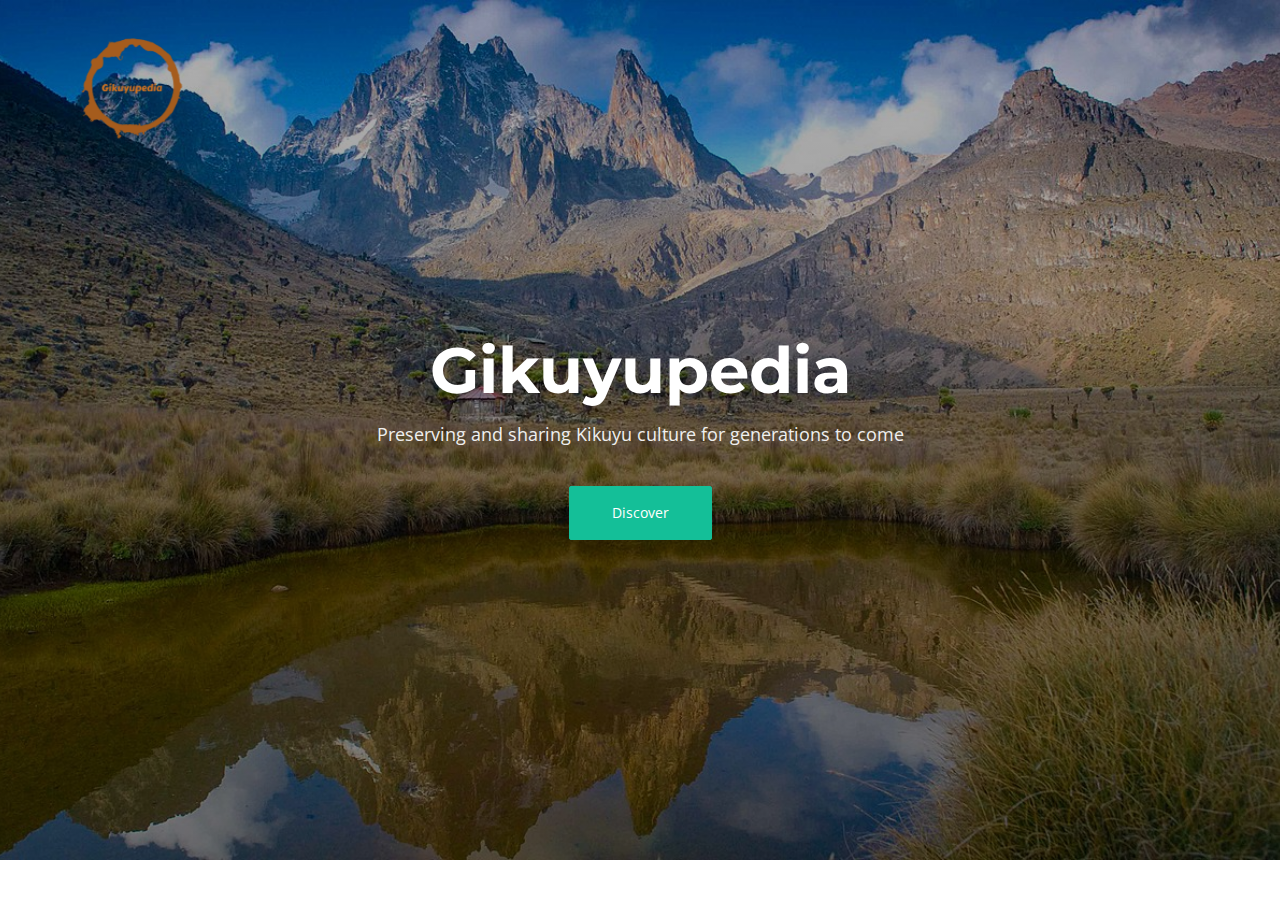
<file: index.html>
<!DOCTYPE html>
<html lang="en">
<head>
    <meta charset="UTF-8">
    <meta name="viewport" content="width=device-width, initial-scale=1, shrink-to-fit=no">
    <title>Gikuyupedia</title>
    <link href="https://fonts.googleapis.com/css2?family=Montserrat:wght@700&family=Open+Sans:ital,wght@0,400;0,700;1,400&display=swap" rel="stylesheet">
    <link href="css/bootstrap.min.css" rel="stylesheet">
    <link href="css/fontawesome-all.min.css" rel="stylesheet">
    <link href="css/swiper.css" rel="stylesheet">
    <link href="css/styles.css" rel="stylesheet">
    <link rel="icon" href="images/favicon.png">
</head>
<body data-bs-spy="scroll" data-bs-target="#navbarExample">

    <!-- Navigation -->
    <nav id="navbarExample" class="navbar navbar-expand-lg fixed-top navbar-dark" aria-label="Main navigation">
        <div class="container">
            <a class="navbar-brand logo-image" href="index.html"><img src="images/logo.png" alt="alternative"></a>
        </div>
    </nav>
    <!-- end of navigation -->

    <!-- Header -->
    <header id="header" class="header">
        <div class="container">
            <div class="row">
                <div class="col-lg-12">
                    <div class="text-container">
                        <h1 class="h1-large">Gikuyupedia</h1>
                        <p class="p-large">Preserving and sharing Kikuyu culture for generations to come</p>
                        <a class="btn-solid-lg" href="login.html">Discover</a>
                    </div>
                </div>
            </div>
        </div>
    </header>
    <!-- end of header -->

    <!-- Scripts -->
    <script src="js/bootstrap.min.js"></script> <!-- Bootstrap framework -->
    <script src="js/swiper.min.js"></script> <!-- Swiper for image and text sliders -->
    <script src="js/purecounter.min.js"></script> <!-- Purecounter counter for statistics numbers -->
    <script src="js/replaceme.min.js"></script> <!-- ReplaceMe for rotating text -->
    <script src="js/isotope.pkgd.min.js"></script> <!-- Isotope for filter -->
    <script src="js/scripts.js"></script> <!-- Custom scripts -->
</body>
</html>
</file>
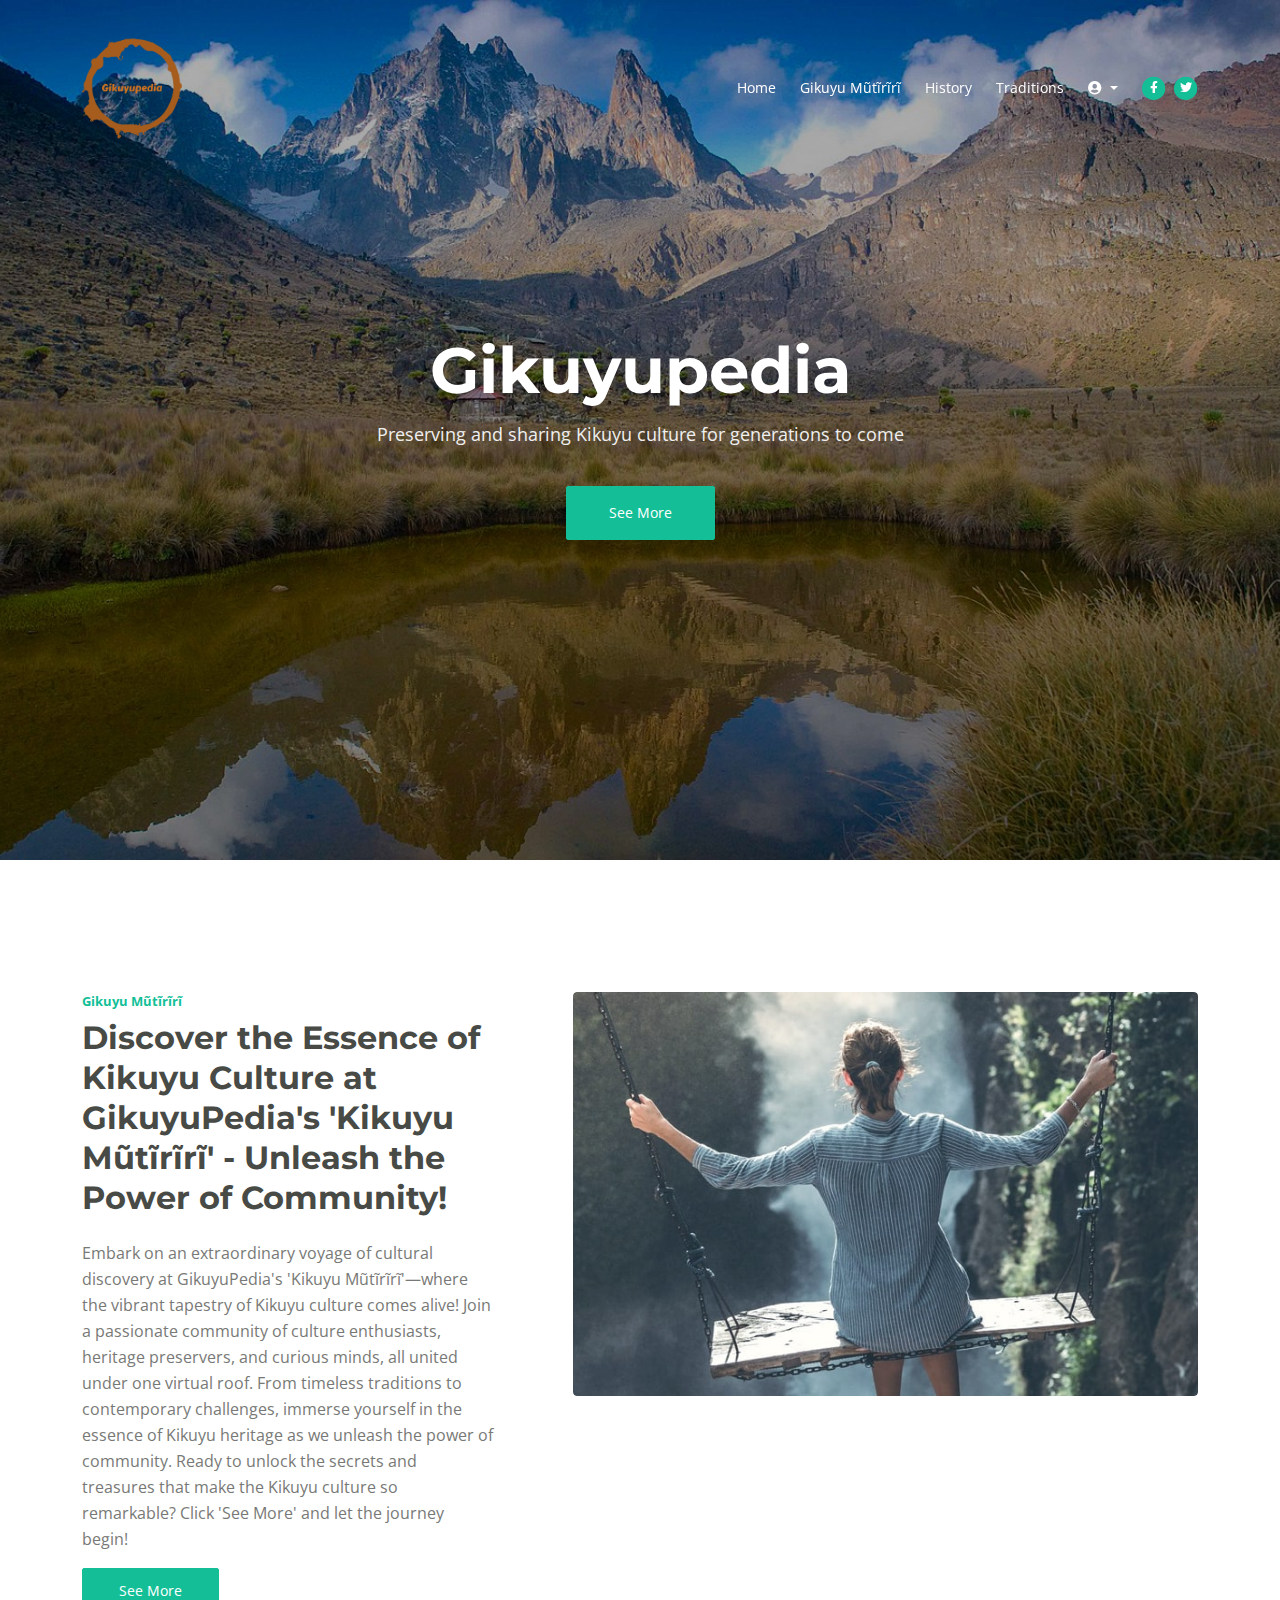
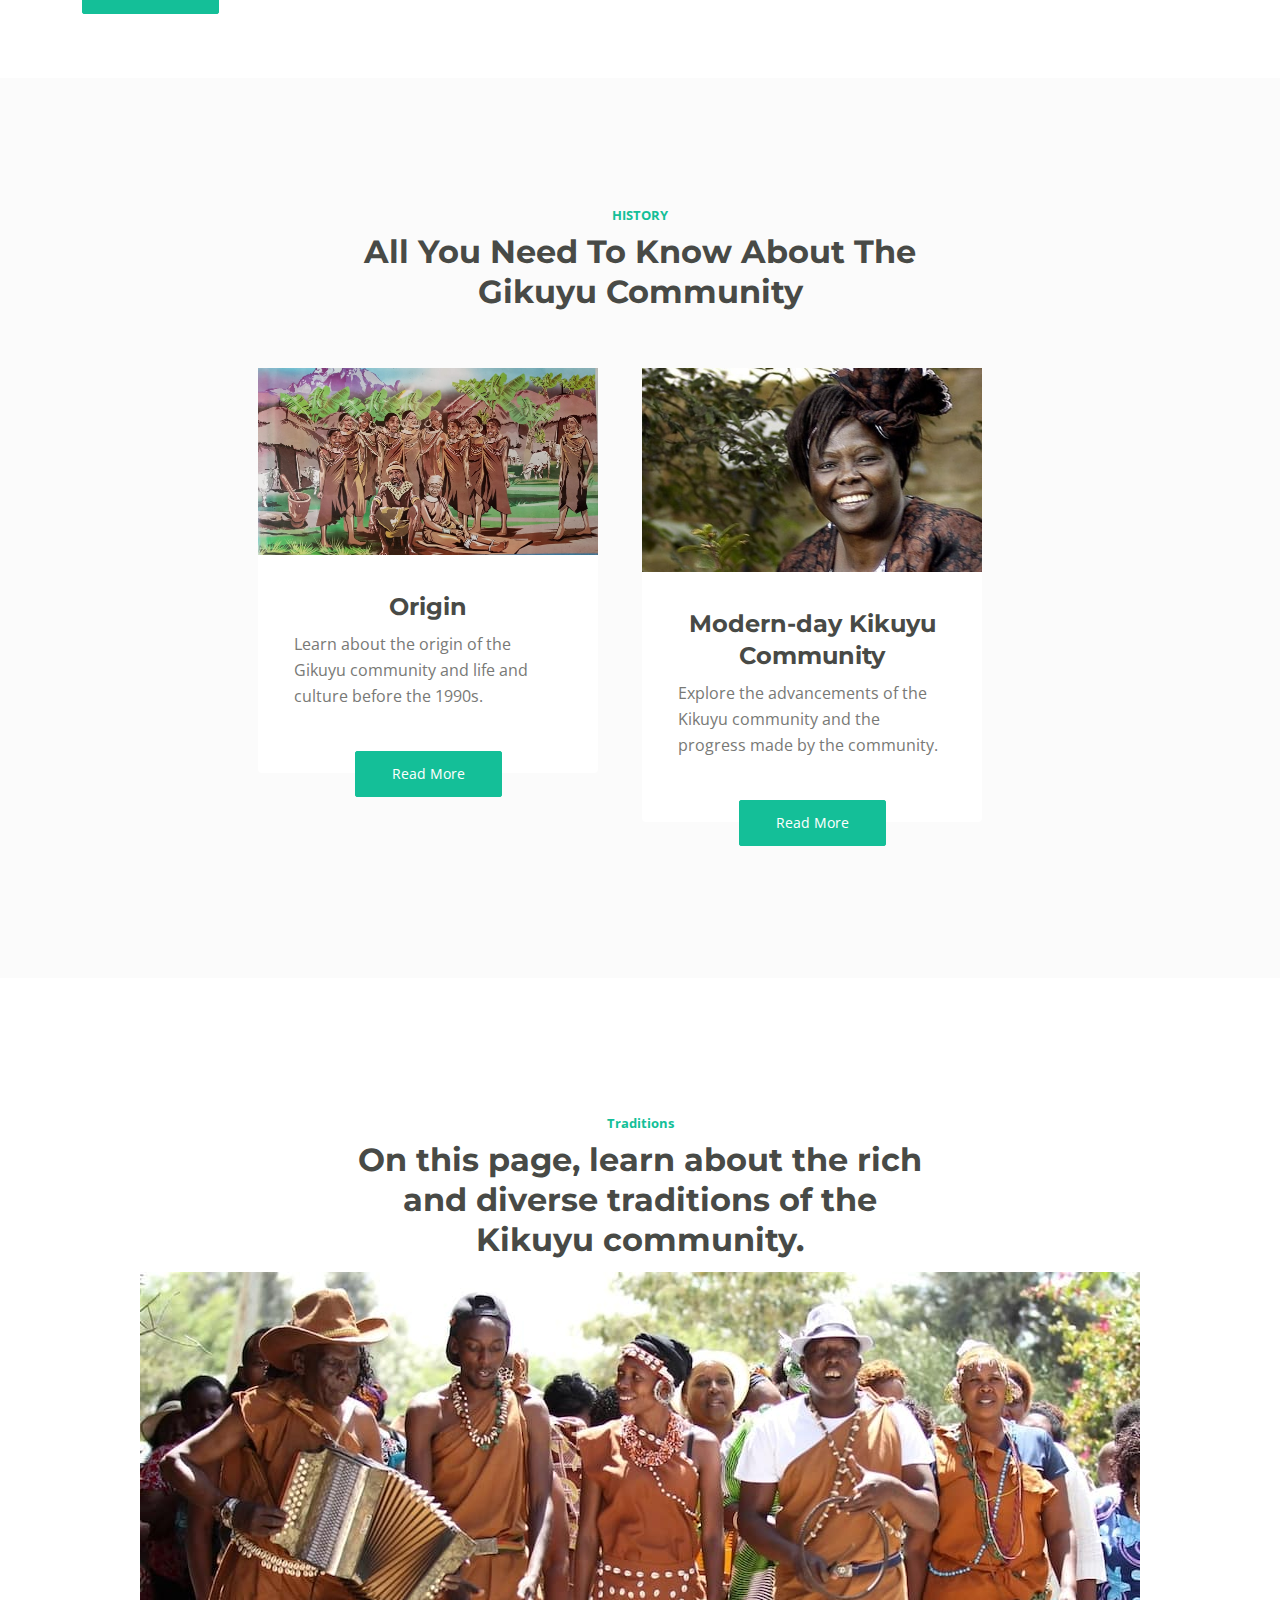
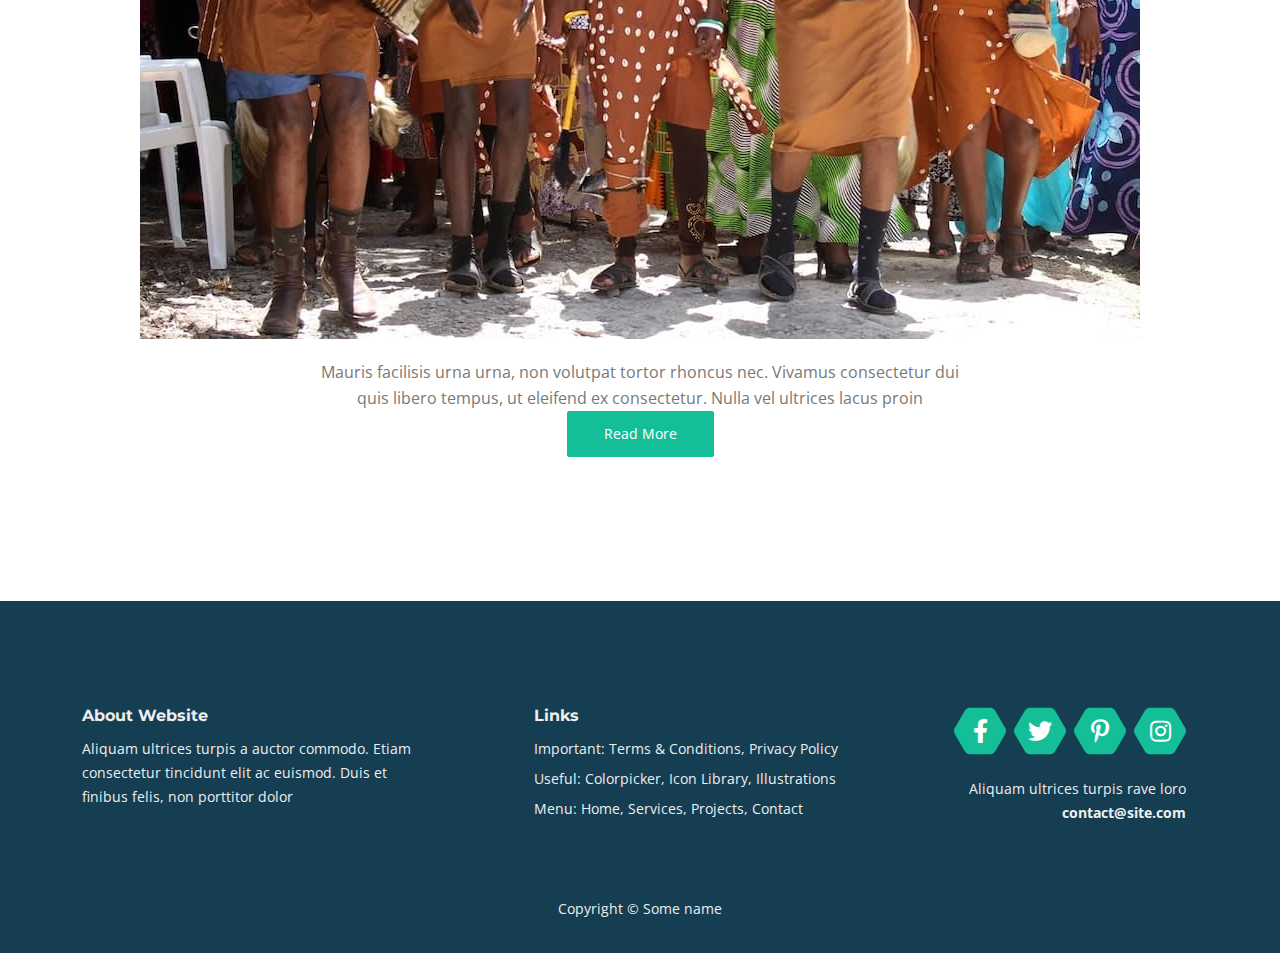
<file: home.html>
<!DOCTYPE html>
<html lang="en">
    <head>
        <meta charset="utf-8">
        <meta name="viewport" content="width=device-width, initial-scale=1, shrink-to-fit=no">
        
        <!-- SEO Meta Tags -->
        <meta name="description" content="Your description">
        <meta name="author" content="Nelson">

        <!-- OG Meta Tags to improve the way the post looks when you share the page on Facebook, Twitter, LinkedIn -->
        <meta property="og:site_name" content="" /> <!-- website name -->
        <meta property="og:site" content="" /> <!-- website link -->
        <meta property="og:title" content=""/> <!-- title shown in the actual shared post -->
        <meta property="og:description" content="" /> <!-- description shown in the actual shared post -->
        <meta property="og:image" content="" /> <!-- image link, make sure it's jpg -->
        <meta property="og:url" content="" /> <!-- where do you want your post to link to -->
        <meta name="twitter:card" content="summary_large_image"> <!-- to have large image post format in Twitter -->

        <!-- Webpage Title -->
        <title>Gikuyupedia</title>
        
        <!-- Styles -->
        <link href="https://fonts.googleapis.com/css2?family=Montserrat:wght@700&family=Open+Sans:ital,wght@0,400;0,700;1,400&display=swap" rel="stylesheet">
        <link href="css/bootstrap.min.css" rel="stylesheet">
        <link href="css/fontawesome-all.min.css" rel="stylesheet">
        <link href="css/swiper.css" rel="stylesheet">
        <link href="css/styles.css" rel="stylesheet">
        
        <!-- Favicon  -->
        <link rel="icon" href="images/favicon.png">
    </head>
    <body data-bs-spy="scroll" data-bs-target="#navbarExample">
        
        <!-- Navigation -->
        <nav id="navbarExample" class="navbar navbar-expand-lg fixed-top navbar-dark" aria-label="Main navigation">
            <div class="container">

                <!-- Image Logo -->
                <a class="navbar-brand logo-image" href="index.html"><img src="images/logo.png" alt="alternative"></a> 

                <!-- Text Logo - Use this if you don't have a graphic logo -->
                <!-- <a class="navbar-brand logo-text" href="index.html">Name</a> -->

                <button class="navbar-toggler p-0 border-0" type="button" id="navbarSideCollapse" aria-label="Toggle navigation">
                    <span class="navbar-toggler-icon"></span>
                </button>

                <div class="navbar-collapse offcanvas-collapse" id="navbarsExampleDefault">
                    <ul class="navbar-nav ms-auto navbar-nav-scroll">
                        <li class="nav-item">
                            <a class="nav-link" href="home.html">Home</a>
                        </li>
                        <li class="nav-item">
                            <a class="nav-link" href="#gm">Gikuyu Mũtĩrĩrĩ</a>
                        </li>
                        <li class="nav-item">
                            <a class="nav-link" href="#history">History</a>
                        </li>
                        <li class="nav-item">
                            <a class="nav-link" href="#tradtions">Traditions</a>
                        </li>
                        <li class="nav-item dropdown">
                            <a class="nav-link dropdown-toggle" href="#" id="profileDropdown" role="button" data-toggle="dropdown" aria-haspopup="true" aria-expanded="false">
                                <i class="fa fa-user-circle"></i>
                            </a>
                            <div class="dropdown-menu" aria-labelledby="profileDropdown">
                                <a class="dropdown-item" href="#change-name">Change Name</a>
                                <a class="dropdown-item" href="#other-features">Change Password</a>
                                <a class="dropdown-item" href="#other-features">Change Email</a>
                                <a class="dropdown-item" href="#other-features">Change Profile Picture</a>
                                </div>
                            </div>
                        </li>
                        
                    </ul>
                    <span class="nav-item social-icons">
                        <span class="fa-stack">
                            <a href="#your-link">
                                <i class="fas fa-circle fa-stack-2x"></i>
                                <i class="fab fa-facebook-f fa-stack-1x"></i>
                            </a>
                        </span>
                        <span class="fa-stack">
                            <a href="#your-link">
                                <i class="fas fa-circle fa-stack-2x"></i>
                                <i class="fab fa-twitter fa-stack-1x"></i>
                            </a>
                        </span>
                    </span>
                </div> <!-- end of navbar-collapse -->
            </div> <!-- end of container -->
        </nav> <!-- end of navbar -->
        <!-- end of navigation -->

        
        <!-- Header -->
        <header id="header" class="header">
            <div class="container">
                <div class="row">
                    <div class="col-lg-12">
                        <div class="text-container">
                            <h1 class="h1-large">Gikuyupedia</h1>
                            <p class="p-large">Preserving and sharing Kikuyu culture for generations to come</p>
                            <a class="btn-solid-lg" href="#gm">See More</a>
                        </div> <!-- end of text-container -->
                    </div> <!-- end of col -->
                </div> <!-- end of row -->
            </div> <!-- end of container -->
        </header> <!-- end of header -->
        <!-- end of header -->


        <!-- GIKUYU talk -->
        <div id="gm" class="basic-1">
            <div class="container">
                <div class="row">
                    <div class="col-lg-5">
                        <div class="text-container">
                            <div class="section-title">Gikuyu Mũtĩrĩrĩ</div>
                            <h2>Discover the Essence of Kikuyu Culture at GikuyuPedia's 'Kikuyu Mũtĩrĩrĩ' - Unleash the Power of Community!</h2>
                            <p>Embark on an extraordinary voyage of cultural discovery at GikuyuPedia's 'Kikuyu Mũtĩrĩrĩ'—where the vibrant tapestry of Kikuyu culture comes alive! Join a passionate community of culture enthusiasts, heritage preservers, and curious minds, all united under one virtual roof. From timeless traditions to contemporary challenges, immerse yourself in the essence of Kikuyu heritage as we unleash the power of community. Ready to unlock the secrets and treasures that make the Kikuyu culture so remarkable? Click 'See More' and let the journey begin!</p>
                            <a class="btn-solid-reg popup-with-move-anim" href="gm.html">See More</a>
                        </div> <!-- end of text-container -->
                    </div> <!-- end of col -->
                    <div class="col-lg-7">
                        <div class="image-container">
                            <img class="img-fluid" src="images/intro-office.jpg" alt="alternative">
                        </div> <!-- end of image-container -->
                    </div> <!-- end of col -->
                </div> <!-- end of row -->
            </div> <!-- end of container -->
        </div> <!-- end of basic-1 -->
        <!-- end of intro -->

        <!-- History -->
<div id="history" class="cards-2 bg-gray">
    <div class="container">
      <div class="row">
        <div class="col-lg-12">
          <div class="section-title">HISTORY</div>
          <h2 class="h2-heading">All You Need To Know About The Gikuyu Community</h2>
        </div> <!-- end of col -->
      </div> <!-- end of row -->
      <div class="row">
        <div class="col-lg-12">
  
          <!-- Card -->
          <div class="card">
            <div class="card-image">
              <img class="img-fluid" src="images/history-1.jpg" alt="alternative">
            </div>
            <div class="card-body">
              <h4 class="card-title">Origin</h4>
              <p>Learn about the origin of the Gikuyu community and life and culture before the 1990s.</p>
            </div>
            <div class="button-wrapper">
              <a class="btn-solid-reg" href="history-1.html">Read More</a>
            </div> <!-- end of button-wrapper -->
          </div>
          <!-- end of card -->
  
  
          <!-- Card -->
          <div class="card">
            <div class="card-image">
              <img class="img-fluid" src="images/history-2.jpg" alt="alternative">
            </div>
            <div class="card-body">
              <h4 class="card-title">Modern-day Kikuyu Community</h4>
              <p>Explore the advancements of the Kikuyu community and the progress made by the community.</p>
            </div>
            <div class="button-wrapper">
              <a class="btn-solid-reg" href="history-2.html">Read More</a>
            </div> <!-- end of button-wrapper -->
          </div>
          <!-- end of card -->
  
        </div> <!-- end of col -->
      </div> <!-- end of row -->
    </div> <!-- end of container -->
  </div> <!-- end of cards-2 -->
  

        <!-- Traditions -->
<div id="traditions" class="filter">
    <div class="container">
      <div class="row">
        <div class="col-lg-12">
          <div class="section-title">Traditions</div>
          <h2 class="h2-heading">On this page, learn about the rich and diverse traditions of the Kikuyu community.</h2>
          <div class="card-image">
            <img src="images/tradition-1.jpg" alt="alternative">
          </div>
          <div class="content-wrapper">
            <p class="p-heading">Mauris facilisis urna urna, non volutpat tortor rhoncus nec. Vivamus consectetur dui quis libero tempus, ut eleifend ex consectetur. Nulla vel ultrices lacus proin</p>
            <a class="btn-solid-reg" href="tradition-1.html">Read More</a>
            </div>
        </div>
        </div>
        </div>
        </div>
        <!-- end of traditions -->
  
  
        <!-- Footer -->
        <div class="footer">
            <div class="container">
                <div class="row">
                    <div class="col-lg-12">
                        <div class="footer-col first">
                            <h6>About Website</h6>
                            <p class="p-small">Aliquam ultrices turpis a auctor commodo. Etiam consectetur tincidunt elit ac euismod. Duis et finibus felis, non porttitor dolor</p>
                        </div> <!-- end of footer-col -->
                        <div class="footer-col second">
                            <h6>Links</h6>
                            <ul class="list-unstyled li-space-lg p-small">
                                <li>Important: <a href="terms.html">Terms & Conditions</a>, <a href="privacy.html">Privacy Policy</a></li>
                                <li>Useful: <a href="#">Colorpicker</a>, <a href="#">Icon Library</a>, <a href="#">Illustrations</a></li>
                                <li>Menu: <a href="#header">Home</a>, <a href="#services">Services</a>, <a href="#projects">Projects</a>, <a href="#contact">Contact</a></li>
                            </ul>
                        </div> <!-- end of footer-col -->
                        <div class="footer-col third">
                            <span class="fa-stack">
                                <a href="#your-link">
                                    <i class="fab fa-facebook-f fa-stack-1x"></i>
                                </a>
                            </span>
                            <span class="fa-stack">
                                <a href="#your-link">
                                    <i class="fab fa-twitter fa-stack-1x"></i>
                                </a>
                            </span>
                            <span class="fa-stack">
                                <a href="#your-link">
                                    <i class="fab fa-pinterest-p fa-stack-1x"></i>
                                </a>
                            </span>
                            <span class="fa-stack">
                                <a href="#your-link">
                                    <i class="fab fa-instagram fa-stack-1x"></i>
                                </a>
                            </span>
                            <p class="p-small">Aliquam ultrices turpis rave loro <a href="mailto:contact@site.com"><strong>contact@site.com</strong></a></p>
                        </div> <!-- end of footer-col -->
                    </div> <!-- end of col -->
                </div> <!-- end of row -->
            </div> <!-- end of container -->
        </div> <!-- end of footer -->  
        <!-- end of footer -->


        <!-- Copyright -->
        <div class="copyright">
            <div class="container">
                <div class="row">
                    <div class="col-lg-12">
                        <p class="p-small">Copyright © Some name</p>
                    </div> <!-- end of col -->
                </div> <!-- enf of row -->
            </div> <!-- end of container -->
        </div> <!-- end of copyright --> 
        <!-- end of copyright -->
        

        <!-- Back To Top Button -->
        <button onclick="topFunction()" id="myBtn">
            <img src="images/up-arrow.png" alt="alternative">
        </button>
        <!-- end of back to top button -->
            
        <!-- Scripts -->
        <script src="js/bootstrap.min.js"></script> <!-- Bootstrap framework -->
        <script src="js/swiper.min.js"></script> <!-- Swiper for image and text sliders -->
        <script src="js/purecounter.min.js"></script> <!-- Purecounter counter for statistics numbers -->
        <script src="js/replaceme.min.js"></script> <!-- ReplaceMe for rotating text -->
        <script src="js/isotope.pkgd.min.js"></script> <!-- Isotope for filter -->
        <script src="js/scripts.js"></script> <!-- Custom scripts -->
    </body>
</html>
</file>
<file: css/styles.css>
/* Description: Master CSS file */

/*****************************************
Table Of Contents:
- General Styles
- Navigation
- Header
- Intro 
- Description
- Services
- Details 1
- Details 2
- Testimonials
- Registration
- Projects
- Projects Modals
- Team 
- About
- Contact
- Footer
- Back To Top Button
- Extra pages
- Media Queries
******************************************/

/*****************************************
Colors:
- Backgrounds - light gray #fbfbfb
- Navbar, footer - dark blue #153e52
- Buttons, icons - green #14bf98
- Headings text - black #484a46
- Body text - dark gray #787976
******************************************/


/**************************/
/*     General Styles     */
/**************************/
body,
html {
    width: 100%;
	height: 100%;
}

body, p {
	color: #787976; 
	font: 400 1rem/1.625rem "Open Sans", sans-serif;
}

h1 {
	color: #484a46;
	font-weight: 700;
	font-size: 2.5rem;
	line-height: 3.25rem;
	font-family: "Montserrat", sans-serif;
}

h2 {
	color: #484a46;
	font-weight: 700;
	font-size: 2rem;
	line-height: 2.5rem;
	font-family: "Montserrat", sans-serif;
}

h3 {
	color: #484a46;
	font-weight: 700;
	font-size: 1.75rem;
	line-height: 2.25rem;
	font-family: "Montserrat", sans-serif;
}

h4 {
	color: #484a46;
	font-weight: 700;
	font-size: 1.5rem;
	line-height: 2rem;
	font-family: "Montserrat", sans-serif;
}

h5 {
	color: #484a46;
	font-weight: 700;
	font-size: 1.25rem;
	line-height: 1.625rem;
	font-family: "Montserrat", sans-serif;
}

h6 {
	color: #484a46;
	font-weight: 700;
	font-size: 1rem;
	line-height: 1.375rem;
	font-family: "Montserrat", sans-serif;
}

.p-large {
	font-size: 1.125rem;
	line-height: 1.75rem;
}

.p-small {
	font-size: 0.875rem;
	line-height: 1.5rem;
}

.testimonial-text {
	font-style: italic;
}

.testimonial-author {
	font-weight: 700;
	font-size: 1.125rem;
	line-height: 1.5rem;
}

.li-space-lg li {
	margin-bottom: 0.5rem;
}

a {
	color: #787976;
	text-decoration: underline;
}

a:hover {
	color: #787976;
	text-decoration: underline;
}

.no-line {
	text-decoration: none;
}

.no-line:hover {
	text-decoration: none;
}

.bg-gray {
	background-color: #fbfbfb;
}

.green {
	color: #14bf98;
}

.section-title {
	color: #14bf98;
	font-weight: 700;
	font-size: 0.8125rem;
	line-height: 1.125rem;
}

.btn-solid-reg {
	display: inline-block;
	padding: 1.375rem 2.25rem 1.375rem 2.25rem;
	border: 1px solid #14bf98;
	border-radius: 2px;
	background-color: #14bf98;
	color: #ffffff;
	font-size: 0.875rem;
	line-height: 0;
	text-decoration: none;
	transition: all 0.2s;
}

.btn-solid-reg:hover {
	background-color: transparent;
	color: #14bf98; /* needs to stay here because of the color property of a tag */
	text-decoration: none;
}

.btn-solid-lg {
	display: inline-block;
	padding: 1.625rem 2.625rem 1.625rem 2.625rem;
	border: 1px solid #14bf98;
	border-radius: 2px;
	background-color: #14bf98;
	color: #ffffff;
	font-size: 0.875rem;
	line-height: 0;
	text-decoration: none;
	transition: all 0.2s;
}

.btn-solid-lg:hover {
	background-color: transparent;
	color: #14bf98; /* needs to stay here because of the color property of a tag */
	text-decoration: none;
}

.btn-outline-reg {
	display: inline-block;
	padding: 1.375rem 2.25rem 1.375rem 2.25rem;
	border: 1px solid #14bf98;
	border-radius: 2px;
	background-color: transparent;
	color: #14bf98;
	font-size: 0.875rem;
	line-height: 0;
	text-decoration: none;
	transition: all 0.2s;
}

.btn-outline-reg:hover {
	background-color: #14bf98;
	color: #ffffff;
	text-decoration: none;
}

.btn-outline-lg {
	display: inline-block;
	padding: 1.625rem 2.625rem 1.625rem 2.625rem;
	border: 1px solid #14bf98;
	border-radius: 2px;
	background-color: transparent;
	color: #14bf98;
	font-size: 0.875rem;
	line-height: 0;
	text-decoration: none;
	transition: all 0.2s;
}

.btn-outline-lg:hover {
	background-color: #14bf98;
	color: #ffffff;
	text-decoration: none;
}

.btn-outline-sm {
	display: inline-block;
	padding: 1rem 1.5rem 1rem 1.5rem;
	border: 1px solid #14bf98;
	border-radius: 2px;
	background-color: transparent;
	color: #14bf98;
	font-size: 0.875rem;
	line-height: 0;
	text-decoration: none;
	transition: all 0.2s;
}

.btn-outline-sm:hover {
	background-color: #14bf98;
	color: #ffffff;
	text-decoration: none;
}

.form-floating label {
	margin-left: 0.5rem;
	color: #72719b;
}

.form-floating>.form-control:focus~label,
.form-floating>.form-control:not(:placeholder-shown)~label,
.form-floating>.form-select~label {
	transform: scale(0.85) translateY(-.75rem) translateX(.15rem);
}

.form-floating .form-control {
	padding-left: 1.25rem;
}

.form-select {
	height: calc(3.5rem + 2px);
	padding-left: 1.25rem;
	color: #72719b;
}

.form-floating textarea.form-control {
	height: 100%;
}

.form-floating .form-control:hover,
.form-select:hover {
	border: 1px solid #a1a1a1;
}

.form-control-submit-button {
	display: inline-block;
	width: 100%;
	height: 3.625rem;
	border: 1px solid #14bf98;
	border-radius: 2px;
	background-color: #14bf98;
	color: #ffffff;
	font-weight: 400;
	font-size: 0.875rem;
	line-height: 0;
	cursor: pointer;
	transition: all 0.2s;
}

.form-control-submit-button:hover {
	border: 1px solid #14bf98;
	background-color: transparent;
	color: #14bf98;
}

.modal-dialog {
	margin-right: 1rem;
	margin-left: 1rem;
	pointer-events: all;
}

.modal-content {
	background-color: #ffffff;
}

.modal-content .btn-close {
	position: absolute;
	right: 6px;
	top: 10px;
	background: transparent url("data:image/svg+xml,%3csvg xmlns='http://www.w3.org/2000/svg' viewBox='0 0 16 16' fill='%23000'%3e%3cpath d='M.293.293a1 1 0 011.414 0L8 6.586 14.293.293a1 1 0 111.414 1.414L9.414 8l6.293 6.293a1 1 0 01-1.414 1.414L8 9.414l-6.293 6.293a1 1 0 01-1.414-1.414L6.586 8 .293 1.707a1 1 0 010-1.414z'/%3e%3c/svg%3e") no-repeat;
	background-size: 16px 16px;
}

/* Fade Animation For Rotating Text - ReplaceMe  */
@-webkit-keyframes fadeIn {
	from {
		opacity: 0;
	}
	to {
		opacity: 1;
	}
}

@keyframes fadeIn {
	from {
		opacity: 0;
	}
	to {
		opacity: 1;
	}
}

.fadeIn {
	-webkit-animation: fadeIn 0.6s;
	animation: fadeIn 0.6s;
}

@-webkit-keyframes fadeOut {
	from {
		opacity: 1;
	}
	to {
		opacity: 0;
	}
}

@keyframes fadeOut {
	from {
		opacity: 1;
	}
	to {
		opacity: 0;
	}
}
/* end of fade animation for rotating text - replaceme */


/**********************/
/*     Navigation     */
/**********************/
.navbar {
	background-color: #153e52;
	font-size: 0.875rem;
	line-height: 0.875rem;
	box-shadow: 0 2px 6px 0 rgba(0, 0, 0, 0.05);
}

.navbar .navbar-brand {
	padding-top: 0.25rem;
	padding-bottom: 0.25rem;
}

.navbar .logo-image img {
    width: 100px;
  height: auto;
}

.navbar .logo-text {
	color: #efefef;
	font-weight: 700;
	font-size: 1.875rem;
	line-height: 1rem;
	text-decoration: none;
}

.offcanvas-collapse {
	position: fixed;
	top: 3.25rem; /* adjusts the height between the top of the page and the offcanvas menu */
	bottom: 0;
	left: 100%;
	width: 100%;
	padding-right: 1rem;
	padding-left: 1rem;
	overflow-y: auto;
	visibility: hidden;
	background-color: #153e52;
	transition: visibility .3s ease-in-out, -webkit-transform .3s ease-in-out;
	transition: transform .3s ease-in-out, visibility .3s ease-in-out;
	transition: transform .3s ease-in-out, visibility .3s ease-in-out, -webkit-transform .3s ease-in-out;
}

.offcanvas-collapse.open {
	visibility: visible;
	-webkit-transform: translateX(-100%);
	transform: translateX(-100%);
}

.navbar .navbar-nav {
	margin-top: 0.75rem;
	margin-bottom: 0.5rem;
}

.navbar .nav-item .nav-link {
	padding-top: 0.625rem;
	padding-bottom: 0.625rem;
	color: #ffffff;
	text-decoration: none;
	transition: all 0.2s ease;
}

.navbar .nav-item.dropdown.show .nav-link,
.navbar .nav-item .nav-link:hover,
.navbar .nav-item .nav-link:focus,
.navbar .nav-item .nav-link.active {
	color: #14bf98;
}

/* Dropdown Menu */
.navbar .dropdown .dropdown-menu {
	animation: fadeDropdown 0.2s; /* required for the fade animation */
}

@keyframes fadeDropdown {
    0% {
        opacity: 0;
    }

    100% {
        opacity: 1;
	}
}

.navbar .dropdown-menu {
	margin-top: 0.25rem;
	margin-bottom: 0.25rem;
	border: none;
	background-color: #153e52;
}

.navbar .dropdown-item {
	padding-top: 0.5rem;
	padding-bottom: 0.625rem;
	color: #ffffff;
	font-size: 0.875rem;
	line-height: 0.875rem;
	text-decoration: none;
}

.navbar .dropdown-item:hover {
	background-color: #153e52;
	color: #14bf98;
}

.navbar .dropdown-divider {
	width: 100%;
	height: 1px;
	margin: 0.5rem auto 0.5rem auto;
	border: none;
	background-color: #246a8c;
}
/* end of dropdown menu */

.navbar .fa-stack {
	width: 2em;
	margin-right: 0.25rem;
	font-size: 0.75rem;
}

.navbar .fa-stack-2x {
	color: #14bf98;
	transition: all 0.2s ease;
}

.navbar .fa-stack-1x {
	color: #ffffff;
	transition: all 0.2s ease;
}

.navbar .fa-stack:hover .fa-stack-2x {
	color: #ffffff;
}

.navbar .fa-stack:hover .fa-stack-1x {
	color: #14bf98;
}

.navbar .navbar-toggler {
	padding: 0;
	border: none;
	font-size: 1.25rem;
}


/*****************/
/*    Header     */
/*****************/
.header {
	padding-top: 10rem;
	padding-bottom: 8.5rem;
	background: linear-gradient(rgba(0, 0, 0, 0.3), rgba(0, 0, 0, 0.5)), url('../images/15.jpg') center center no-repeat;
	background-size: 1% 1%;
	background-size: cover;
	text-align: center;
}

.header .h1-large {
	margin-bottom: 1rem;
	color: #ffffff;
	font-size: 3rem;
	line-height: 3.5rem;
}

.header .p-large {
	margin-bottom: 2.375rem;
	color: #efefef;
}


/*****************/
/*     Intro     */
/*****************/
.basic-1 {
	padding-top: 7.75rem;
	padding-bottom: 4rem;
}

.basic-1 .text-container {
	margin-bottom: 3.5rem;
}

.basic-1 .section-title {
	margin-bottom: 0.5rem;
}

.basic-1 h2 {
	margin-bottom: 1.375rem;
}

.basic-1 .testimonial-author {
	color: #484a46;
}

/* Hover Animation */
.basic-1 .image-container {
	overflow: hidden;
	border-radius: 4px;
}

.basic-1 .image-container img {
	margin: 0;
	border-radius: 4px;
	transition: all 0.3s;
}

.basic-1 .image-container:hover img {
	-moz-transform: scale(1.15);
	-webkit-transform: scale(1.15);
	transform: scale(1.15);
} 
/* end of hover animation */


/***********************/
/*     Description     */
/***********************/
.cards-1 {
	padding-top: 4rem;
	padding-bottom: 4rem;
	text-align: center;
}

.cards-1 .card {
	margin-bottom: 3rem;
	border: none;
	text-align: left;
}

.cards-1 .fa-stack {
	width: 6rem;
	height: 6rem;
	margin-bottom: 1rem;
	line-height: 6rem;
}

.cards-1 .fa-stack .hexagon {
	position: absolute;
	width: 6rem;
	height: 6rem;
	background: url('../images/hexagon-green.svg') center center no-repeat;
	background-size: 6rem 6rem;
}

.cards-1 .fa-stack-1x {
	color: #ffffff;
	font-size: 2rem;
}

.cards-1 .card-body {
	padding: 0;
}

.cards-1 .card-title {
	margin-bottom: 0.625rem;
}


/********************/
/*     Services     */
/********************/
.cards-2 {
	padding-top: 8rem;
	padding-bottom: 3.75rem;
	text-align: center;
  }
  
  .cards-2 .section-title {
	margin-bottom: 0.5rem;
  }
  
  .cards-2 .h2-heading {
	margin-bottom: 3.5rem;
  }
  
  .cards-2 .card {
	margin-bottom: 6rem;
	border: none;
	background-color: #ffffff;
  }
  
  /* Hover Animation */
  .cards-2 .card-image {
	overflow: hidden;
	margin-bottom: 2.25rem;
  }
  
  .cards-2 .card-image img {
	margin: 0;
	transition: all 0.3s;
  }
  
  .cards-2 .card-image:hover img {
	-moz-transform: scale(1.15);
	-webkit-transform: scale(1.15);
	transform: scale(1.15);
  }
  /* end of hover animation */
  
  .cards-2 .card-body {
	padding: 0 1.5rem 3rem 1.5rem;
  }
  
  .cards-2 .card-body p {
	text-align: left;
  }
  
  .cards-2 .list-unstyled {
	margin-bottom: 2rem;
	text-align: left;
  }
  
  .cards-2 .list-unstyled .fas {
	color: #14bf98;
	font-size: 0.375rem;
	line-height: 1.625rem;
  }
  
  .cards-2 .list-unstyled .flex-grow-1 {
	margin-left: 0.5rem;
  }
  
  .cards-2 .card-body .price {
	color: #484a46;
	font-weight: 700;
	font-size: 1.125rem;
	line-height: 1.625rem;
  }
  
  .cards-2 .card-body .price span {
	color: #14bf98;
  }
  
  .cards-2 .button-wrapper {
	position: absolute;
	right: 0;
	bottom: -1.5rem;
	left: 0;
  }
  
  .cards-2 .btn-solid-reg:hover {
	background-color: #ffffff;
  }
  


/*********************/
/*     Details 1     */
/*********************/
.accordion-1 .area-1 {
	height: 440px;
	background: url('../images/details-1-background.jpg') center center no-repeat;
	background-size: cover;
}

.accordion-1 .area-2 {
	padding-top: 7.75rem;
	padding-bottom: 5rem;
}

.accordion-1 .accordion {
	max-width: 90%;
	margin-right: auto;
	margin-left: auto;
}

.accordion-1 h2 {
	margin-bottom: 2.5rem;
}

.accordion-1 .accordion-item {
	margin-bottom: 2.5rem;
	border: none;
	border-radius: 0;
	background-color: transparent;
}

.accordion-1 .accordion-item:last-of-type {
	margin-bottom: 0;
}

.accordion-1 .accordion-icon {
	position: absolute;
	width: 2.25rem;
	height: 2.25rem;
	border-radius: 50%;
	background-color: #14bf98;
	color: #ffffff;
	font-weight: 700;
	font-size: 1rem;
	line-height: 2.25rem;
	text-align: center;
	cursor: pointer;
	transition: all 0.2s ease;
}

.accordion-1 .accordion-header {
	margin-left: 3rem;
	padding-top: 0.25rem;
	padding-bottom: 0.25rem;
	border: none;
	background-color: transparent;
}

.accordion-1 .accordion-header button {
	padding: 0;
	border: none;
	background-color: transparent;
	color: #484a46;
	box-shadow: none;
	font-weight: 700;
	font-size: 1.25rem;
	line-height: 1.625rem;
	letter-spacing: -0.4px;
	text-align: left;
}

.accordion-1 .accordion-header button:after {
	display: none;
}

.accordion-1 .accordion-body {
	margin-left: 3rem;
	padding: 0.375rem 0 0 0;
}


/*********************/
/*     Details 2     */
/*********************/
.tabs-1 .tabs-container {
	max-width: 90%;
	margin-right: auto;
	margin-left: auto;
	padding-top: 5rem;
	padding-bottom: 7.5rem;
}

.tabs-1 .nav-tabs {
	justify-content: center;
	margin-bottom: 1.125rem;
	border-bottom: none;
}

.tabs-1 .nav-link {
	margin-right: 1.625rem;
	margin-bottom: 0.875rem;
	padding: 0;
	border: none;
	border-radius: 2px;
	color: #c1cace;
	font-weight: 700;
	font-size: 1.375rem;
	line-height: 1.375rem;
	font-family: "Montserrat", sans-serif;
	text-decoration: none;
	cursor: pointer;
	transition: all 0.2s ease;
}

.tabs-1 .nav-link:hover,
.tabs-1 .nav-link.active {
	color: #14bf98;
}

.tabs-1 .nav-link .fas {
	margin-right: 0.125rem;
	font-size: 0.875rem;
	vertical-align: 20%;
}

.tabs-1 #tab-1 .progress-container {
	margin-top: 1.5rem;
}

.tabs-1 #tab-1 .progress-container .title {
	margin-bottom: 0.25rem;
	color: #484a46;
	font: 600 0.875rem/1.25rem "Open Sans", sans-serif;
}

.tabs-1 #tab-1 .progress {
	height: 22px;
	margin-bottom: 1.125rem;
	border-radius: 0.125rem;
	background-color: #f9fafc;
}

.tabs-1 #tab-1 .progress-bar {
	display: block;
	padding-left: 1.5rem;
	background: linear-gradient(to bottom right, #14bf98, #1bd1a7);
}

.tabs-1 #tab-1 .progress-bar.first {
	width: 100%;
}

.tabs-1 #tab-1 .progress-bar.second {
	width: 75%;
}

.tabs-1 #tab-1 .progress-bar.third {
	width: 90%;
}

.tabs-1 #tab-2 .list-unstyled {
	margin-top: 1.75rem;
	margin-bottom: 0;
	vertical-align: top;
}

.tabs-1 #tab-2 .list-unstyled li {
	margin-bottom: 2rem;
}

.tabs-1 #tab-2 .list-unstyled .bullet-number {
	color: #14bf98;
	font-weight: 700;
	font-size: 2rem;
	line-height: 2rem;
}

.tabs-1 #tab-2 .list-unstyled .flex-grow-1 {
	margin-left: 0.875rem;
}

.tabs-1 #tab-3 .list-unstyled {
	margin-bottom: 1.75rem;
}

.tabs-1 #tab-3 .list-unstyled .fas {
	color: #14bf98;
	font-size: 0.375rem;
	line-height: 1.625rem;
}

.tabs-1 #tab-3 .list-unstyled .flex-grow-1 {
	margin-left: 0.5rem;
}

.tabs-1 .area-2 {
	height: 432px;
	background: url('../images/details-2-background.jpg') center center no-repeat;
	background-size: cover;
}


/************************/
/*     Testimonials     */
/************************/
.slider-1 {
	padding-top: 8rem;
	padding-bottom: 8rem;
	text-align: center;
}

.slider-1 .h2-heading {
	margin-bottom: 3.5rem;
}

.slider-1 .slider-container {
	position: relative;
}

.slider-1 .swiper-container {
	position: static;
	width: 88%;
	text-align: center;
}

.slider-1 .swiper-button-prev:focus,
.slider-1 .swiper-button-next:focus {
	/* even if you can't see it chrome you can see it on mobile device */
	outline: none;
}

.slider-1 .swiper-button-prev {
	left: -10px;
	background-image: url("data:image/svg+xml;charset=utf-8,%3Csvg%20xmlns%3D'http%3A%2F%2Fwww.w3.org%2F2000%2Fsvg'%20viewBox%3D'0%200%2028%2044'%3E%3Cpath%20d%3D'M0%2C22L22%2C0l2.1%2C2.1L4.2%2C22l19.9%2C19.9L22%2C44L0%2C22L0%2C22L0%2C22z'%20fill%3D'%23484a46'%2F%3E%3C%2Fsvg%3E");
	background-size: 18px 28px;
}

.slider-1 .swiper-button-next {
	right: -10px;
	background-image: url("data:image/svg+xml;charset=utf-8,%3Csvg%20xmlns%3D'http%3A%2F%2Fwww.w3.org%2F2000%2Fsvg'%20viewBox%3D'0%200%2028%2044'%3E%3Cpath%20d%3D'M27%2C22L27%2C22L5%2C44l-2.1-2.1L22.8%2C22L2.9%2C2.1L5%2C0L27%2C22L27%2C22z'%20fill%3D'%23484a46'%2F%3E%3C%2Fsvg%3E");
	background-size: 18px 28px;
}

.slider-1 .card {
	position: relative;
	border: none;
	background-color: transparent;
}

.slider-1 .card-image {
	width: 96px;
	height: 96px;
	margin-right: auto;
	margin-bottom: 1.5rem;
	margin-left: auto;
	border-radius: 50%;
}

.slider-1 .card-body {
	padding: 0;
}

.slider-1 .testimonial-author {
	margin-bottom: 0;
	color: #484a46;
}


/************************/
/*     Registration     */
/************************/
.form-1 {
	padding-top: 8rem;	
	padding-bottom: 8rem;	
	background-color: #153e52;
}

.form-1 .text-container {
	margin-bottom: 4rem;
}

.form-1 .section-title {
	margin-bottom: 0.5rem;
}

.form-1 h2,
.form-1 p,
.form-1 .list-unstyled,
.form-1 .form-check-label,
.form-1 .form-check-label a {
	color: #ffffff;
}

.form-1 h2 {
	margin-bottom: 1.375rem;
}

.form-1 .list-unstyled .fas {
	color: #14bf98;
	font-size: 0.375rem;
	line-height: 1.625rem;
}

.form-1 .list-unstyled .flex-grow-1 {
	margin-left: 0.625rem;
}

.form-1 .form-floating label {
	color: #ffffff;
}

.form-1 .form-control,
.form-1 .form-select {
	border: 1px solid #39728f;
	border-radius: 2px;
	background-color: #2a5d77;
	color: #ffffff;
}

.form-1 .form-floating .form-control:hover,
.form-1 .form-select:hover {
	border: 1px solid #62a3c1;
}

.form-1 .form-select {
	background-image:url("data:image/svg+xml,%3csvg xmlns='http://www.w3.org/2000/svg' viewBox='0 0 16 16'%3e%3cpath fill='none' stroke='%23ffffff' stroke-linecap='round' stroke-linejoin='round' stroke-width='2' d='M2 5l6 6 6-6'/%3e%3c/svg%3e");
}


/********************/
/*     Projects     */
/********************/
.filter {
	padding-top: 8.5rem;
	padding-bottom: 9rem;
	text-align: center;
  }
  
  .filter .section-title {
	margin-bottom: 0.5rem;
  }
  
  .filter .h2-heading {
	margin-bottom: 0.75rem;
  }
  
  .filter .p-heading {
	margin-bottom: 3rem;
  }
  
  .filter .card-image img {
	max-width: 100%;
	height: auto;
	margin-bottom: 20px;
  }
  
  .filter .content-wrapper {
	display: flex;
	flex-direction: column;
	align-items: center;
  }
  
  .filter .content-wrapper .p-heading {
	margin-bottom: 0; /* Remove the margin-bottom to align the button properly */
  }
  
  .filter .content-wrapper .btn-solid-reg {
	display: inline-block;
	padding: 1.375rem 2.25rem 1.375rem 2.25rem;
	border: 1px solid #14bf98;
	border-radius: 2px;
	background-color: #14bf98;
	color: #ffffff;
	font-size: 0.875rem;
	line-height: 0;
	text-decoration: none;
	transition: all 0.2s;
  }
  
  .filter .content-wrapper .btn-solid-reg:hover {
	background-color: transparent;
	color: #14bf98; /* needs to stay here because of the color property of a tag */
	text-decoration: none;
  }
  


/***************************/
/*     Projects Modals     */
/***************************/
.projects-modals .modal-dialog {
	max-width: 1150px;
	margin-top: 120px;
}

.projects-modals .modal-content {
	padding: 2.75rem 1.25rem;
}

.projects-modals .modal-content .image-container {
	margin-bottom: 3rem;
}

.projects-modals .modal-content img {
	border-radius: 6px;
}

.projects-modals .modal-content h3 {
	margin-bottom: 0.5rem;
}

.projects-modals .modal-content hr {
	width: 44px;
	margin-top: 0.125rem;
	margin-bottom: 1.25rem;
	margin-left: 0;
	height: 2px;
	border: none;
	background-color: #53575a;
	opacity: 1;
}

.projects-modals .modal-content h4 {
	margin-top: 2rem;
	margin-bottom: 0.625rem;
}

.projects-modals .modal-content .list-unstyled {
	margin-bottom: 2rem;
}

.projects-modals .modal-content .list-unstyled .fas {
	font-size: 0.75rem;
	line-height: 1.75rem;
}

.projects-modals .modal-content .list-unstyled .flex-grow-1 {
	margin-left: 0.5rem;
}

.projects-modals .modal-content .btn-solid-reg {
	margin-right: 0.5rem;
}

.projects-modals .modal-content .btn-outline-reg {
	cursor: pointer;
}


/****************/
/*     Team     */
/****************/
.card-2 {
	padding-top: 7.75rem;
	padding-bottom: 4.25rem;
	text-align: center;
}

.card-2 .p-heading {
	margin-bottom: 3.5rem;
}

.card-2 .card {
	max-width: 300px;
	margin-right: auto;
	margin-bottom: 4rem;
	margin-left: auto;
	border: none;
	background-color: transparent;
}

/* Hover Animation */
.card-2 .card-image {
	overflow: hidden;
	margin-bottom: 1.5rem;
	border-radius: 2px;
}

.card-2 .card-image img {
	margin: 0;
	border-radius: 2px;
	transition: all 0.3s;
}

.card-2 .card-image:hover img {
	-moz-transform: scale(1.15);
	-webkit-transform: scale(1.15);
	transform: scale(1.15);
} 
/* end of hover animation */

.card-2 .card-body {
	padding: 0;
}

.card-2 .card-title {
	margin-bottom: 0.125rem;
}

.card-2 .fa-stack {
	width: 1.75rem;
	height: 1.75rem;
	margin-right: 0.125rem;
	margin-left: 0.125rem;
	line-height: 1.75rem;
}

.card-2 .fa-stack .fa-stack-2x {
	font-size: 1.75rem;
}

.card-2 .fa-stack .fa-stack-2x,
.card-2 .fa-stack .fa-stack-1x {
	width: 1.75rem;
	height: 1.75rem;
}

.card-2 .fa-circle {
	color: #14bf98;
	transition: all 0.2s ease;
}

.card-2 .fab {
	color: #ffffff;
}

.card-2 .fa-stack:hover .fa-circle {
	color: #ffffff;
}

.card-2 .fa-stack:hover .fab {
	color: #14bf98;
}


/*****************/
/*     About     */
/*****************/
.counter {
	padding-top: 8.25rem;
	padding-bottom: 5.75rem;
}

/* Hover Animation */
.counter .image-container {
	overflow: hidden;
	margin-bottom: 3rem;
	border-radius: 4px;
}

.counter .image-container img {
	margin: 0;
	border-radius: 4px;
	transition: all 0.3s;
}

.counter .image-container:hover img {
	-moz-transform: scale(1.15);
	-webkit-transform: scale(1.15);
	transform: scale(1.15);
} 
/* end of hover animation */

.counter .section-title {
	margin-bottom: 0.5rem;
}

.counter h2 {
	margin-bottom: 1.375rem;
}

.counter .list-unstyled {
	margin-bottom: 2rem;
}

.counter .list-unstyled .fas {
	color: #14bf98;
	font-size: 0.375rem;
	line-height: 1.625rem;
}

.counter .list-unstyled .flex-grow-1 {
	margin-left: 0.5rem;
}

.counter .counter-container {
	text-align: center;
}

.counter .counter-container .counter-cell {
	display: inline-block;
	width: 9rem;
	margin-right: 1.5rem;
	margin-bottom: 2rem;
}

.counter .counter-container .wrapper {
	display: flex;
	align-items: center;
}

.counter .counter-container .purecounter {
	margin-bottom: 0.125rem;
	color: #14bf98;
	font-weight: 700;
	font-size: 2.875rem;
	line-height: 3.25rem;
	font-family: "Montserrat", sans-serif;
}

.counter .counter-container .counter-info {
	margin-left: 0.875rem;
	font-size: 0.875rem;
	line-height: 1.25rem;
}


/*******************/
/*     Contact     */
/*******************/
.form-2 {
	padding-top: 8rem;
	padding-bottom: 7rem;
}

.form-2 .text-container {
	margin-bottom: 4rem;
}

.form-2 .section-title {
	margin-bottom: 0.5rem;
 }

.form-2 h2 {
	margin-bottom: 1.375rem;
}

.form-2 .list-unstyled {
	font-size: 1rem;
	line-height: 1.625rem;
}

.form-2 .list-unstyled .fas,
.form-2 .list-unstyled .fab {
	margin-right: 0.5rem;
	font-size: 0.875rem;
	color: #14bf98;
}

.form-2 .list-unstyled .fa-phone {
	vertical-align: 3%;
}


/******************/
/*     Footer     */
/******************/
.footer {
	padding-top: 6.5rem;
	padding-bottom: 1.5rem;
	background-color: #153e52;
}

.footer a {
	text-decoration: none;
}

.footer .footer-col {
	margin-bottom: 3rem;
}

.footer h6 {
	margin-bottom: 0.625rem;
	color: #efefef;
}

.footer p,
.footer a,
.footer ul {
	color: #efefef;
}

.footer .li-space-lg li {
	margin-bottom: 0.375rem;
}

.footer .footer-col.third .fa-stack {
	width: 3.25rem;
	height: 3.25rem;
	margin-bottom: 1.25rem;
	margin-right: 0.375rem;
	background: url('../images/hexagon-green.svg') center center no-repeat;
	background-size: 52px 52px;
	transition: all 0.2s ease;
}

.footer .footer-col.third .fa-stack:hover {
	background: url('../images/hexagon-white.svg') center center no-repeat;
	background-size: 3.25rem 3.25rem;
}

.footer .footer-col.third .fa-stack .fa-stack-1x {
	color: #ffffff;
	font-size: 1.5rem;
	line-height: 3.25rem;
}

.footer .footer-col.third .fa-stack:hover .fa-stack-1x {
	color: #14bf98;
}


/*********************/
/*     Copyright     */
/*********************/
.copyright {
	padding-bottom: 1rem;
	background-color: #153e52;
	text-align: center;
}

.copyright p,
.copyright a {
	color: #efefef;
	text-decoration: none;
}


/******************************/
/*     Back To Top Button     */
/******************************/
#myBtn {
	position: fixed; 
  	z-index: 99; 
	bottom: 20px; 
	right: 20px; 
	display: none; 
	width: 52px;
	height: 52px;
	border: none; 
	border-radius: 50%; 
	outline: none; 
	background-color: #0b202b; 
	cursor: pointer; 
}

#myBtn:hover {
	background-color: #14bf98;
}

#myBtn img {
	margin-bottom: 0.25rem;
	width: 18px;
}


/***********************/
/*     Extra Pages     */
/***********************/
.ex-header {
	padding-top: 8.5rem;
	padding-bottom: 4rem;
	background-color: #153e52;
}

.ex-header h1 {
	color: #ffffff;
}

.ex-basic-1 .list-unstyled .fas {
	color: #14bf98;
	font-size: 0.375rem;
	line-height: 1.625rem;
}

.ex-basic-1 .list-unstyled .flex-grow-1 {
	margin-left: 0.5rem;
}

.ex-basic-1 .text-box {
	padding: 1.25rem 1.25rem 0.5rem 1.25rem;
	background-color: #fbfbfb;
}

.ex-cards-1 .card {
	border: none;
	background-color: transparent;
}

.ex-cards-1 .card .fa-stack {
	width: 2em;
	font-size: 1.125rem;
}

.ex-cards-1 .card .fa-stack-2x {
	color: #14bf98;
}

.ex-cards-1 .card .fa-stack-1x {
	width: 2em;
	color: #ffffff;
	font-weight: 700;
	line-height: 2.125rem;
}

.ex-cards-1 .card .list-unstyled .flex-grow-1 {
	margin-left: 2.25rem;
}

.ex-cards-1 .card .list-unstyled .flex-grow-1 h5 {
	margin-top: 0.125rem;
	margin-bottom: 0.5rem;
}


/*************************/
/*     Media Queries     */
/*************************/	
/* Min-width 768px */
@media (min-width: 768px) {

	/* Header */
	.header {
		padding-top: 11rem;
		padding-bottom: 9rem;
	}

	.header .p-large {
		width: 35rem;
		margin-right: auto;
		margin-left: auto;
	}
	/* end of header */


	/* Services */
	.cards-2 .card-body {
		padding-right: 2.25rem;
		padding-left: 2.25rem;
	}
	/* end of services */


	/* Details 1 */
	.accordion-1 .accordion {
		max-width: 70%;
	}
	/* end of details 1 */


	/* Details 2 */
	.tabs-1 .tabs-container {
		max-width: 70%;
	}

	.tabs-1 #tab-2 .list-unstyled {
		display: inline-block;
		width: 45%;
		margin-top: 0;
	}
	
	.tabs-1 #tab-2 .list-unstyled.first {
		margin-right: 2rem;
	}
	/* end of details 2 */


	/* Projects */
	.filter .element-item .element-item-overlay { 
		opacity: 0;
		transition: opacity 0.3s ease;
	}

	.filter .element-item:hover .element-item-overlay {
		opacity: 1;
	}
	/* end of projects */


	/* About */
	.counter .counter-container {
		text-align: left;
	}
	/* end of about */


	/* Contact */
	.form-2 .list-unstyled li {
		display: inline-block;
		margin-right: 1rem;
	}

	.form-2 .list-unstyled .address {
		display: block;
	}
	/* end of contact */


	/* Extra Pages */
	.ex-basic-1 .text-box {
		padding: 1.75rem 2rem 0.875rem 2rem;
	}
	/* end of extra pages */
}
/* end of min-width 768px */


/* Min-width 992px */
@media (min-width: 992px) {
	
	/* General Styles */
	.h2-heading {
		width: 35.25rem;
		margin-right: auto;
		margin-left: auto;
	}

	.p-heading {
		width: 40rem;
		margin-right: auto;
		margin-left: auto;
	}

	/* Stops body and navbar shift on modal open */
	body.modal-open {
		overflow-y: scroll !important;
		padding-right: 0 !important;
	}

	body.modal-open .navbar {
		padding-right: 0 !important;
	}
	/* end of stops body and navbar shift on modal open */

	.modal {
		padding-right: 0 !important;
	}

	.modal-dialog {
		margin-right: auto;
		margin-left: auto;
	}
	/* end of general styles */


	/* Navigation */
	.navbar {
		padding-top: 1.75rem;
		background-color: transparent;
		box-shadow: none;
		transition: all 0.2s;
	}

	.navbar.extra-page {
		padding-top: 0.5rem;
	}

	.navbar.top-nav-collapse {
		padding-top: 0.5rem;
		padding-bottom: 0.5rem;
		background-color: #153e52;
		box-shadow: 0 2px 6px 0 rgba(0, 0, 0, 0.05);
	}

	.offcanvas-collapse {
		position: static;
		top: auto;
		bottom: auto;
		left: auto;
		width: auto;
		padding-right: 0;
		padding-left: 0;
		background-color: transparent;
		overflow-y: visible;
		visibility: visible;
	}

	.offcanvas-collapse.open {
		-webkit-transform: none;
		transform: none;
	}

	.navbar .navbar-nav {
		margin-top: 0;
		margin-bottom: 0;
	}
	
	.navbar .nav-item .nav-link {
		padding-right: 0.75rem;
		padding-left: 0.75rem;
	}

	.navbar .dropdown-menu {
		padding-top: 0.75rem;
		padding-bottom: 0.75rem;
		box-shadow: 0 3px 3px 1px rgba(0, 0, 0, 0.08);
	}

	.navbar .dropdown-divider {
		width: 90%;
	}

	.navbar .social-icons {
		margin-left: 0.5rem;
	}
	
	.navbar .fa-stack {
		margin-right: 0;
		margin-left: 0.25rem;
	}
	/* end of navigation */


	/* Header */
	.header {
		padding-top: 16rem;
		padding-bottom: 15rem;
	}
	/* end of header */


	/* Intro */
	.basic-1 {
		padding-top: 8.25rem;
	}

	.basic-1 .text-container {
		margin-bottom: 0;
	}
	/* end of intro */


	/* Description */
	.cards-1 .card {
		display: inline-block;
		width: 290px;
		vertical-align: top;
	}
	
	.cards-1 .card:nth-of-type(3n+2) {
		margin-right: 1.5rem;
		margin-left: 1.5rem;
	}
	/* end of description */


	/* Services */
	.cards-2 .card {
		display: inline-block;
		width: 296px;
		vertical-align: top;
	}
	
	.cards-2 .card:nth-of-type(3n+2) {
		margin-right: 1rem;
		margin-left: 1rem;
	}
	/* end of services */


	/* Details 1 */
	.accordion-1 {
		height: 640px;
	}
	
	.accordion-1 .area-1 {
		width: 50%;
		height: 100%;
		display: inline-block;
	}
	
	.accordion-1 .area-2 {
		width: 50%;
		height: 100%;
		display: inline-block;
		vertical-align: top;
	}
	
	.accordion-1 .accordion {
		max-width: 88%;
		margin-left: 2rem;
		padding-bottom: 0;
	}

	.accordion-1 .accordion-title {
		width: 85%;
	}
	/* end of details 1 */


	/* Details 2 */
	.tabs-1 {
		height: 640px;
	}

	.tabs-1 .area-1 {
		width: 50%;
		height: 100%;
		display: inline-block;
		vertical-align: top;
	}

	.tabs-1 .area-2 {
		width: 50%;
		height: 100%;
		display: inline-block;
	}

	.tabs-1 .tabs-container {
		max-width: 88%;
		margin-left: 2rem;
		padding-top: 8.25rem;
		padding-bottom: 0;
	}

	.tabs-1 .nav-tabs {
		justify-content: flex-start;
	}
	/* end of details 2 */


	/* Testimonials */
	.slider-1 .swiper-container {
		width: 94%;
	}

	.slider-1 .swiper-button-prev {
		left: -20px;
	}
	
	.slider-1 .swiper-button-next {
		right: -20px;
	}
	/* end of testimonials */


	/* Registration */
	.form-1 .text-container {
		margin-bottom: 0;
	}
	/* end of registration */


	/* Projects */
	.filter .button-group .button {
		margin-right: 0.25rem;
		margin-left: 0.25rem;
	}
	
	.filter .grid {
		max-width: 750px;
	}

	.filter .element-item {
		display: inline-block;
		width: 351px;
		vertical-align: top;
	}
	/* end of projects */


	/* Projects Modals */
	.projects-modals .modal-dialog {
		margin-top: 8%;
	}
	
	.projects-modals .modal-content .image-container {
		max-width: 660px;
		margin-bottom: 0;
	}
	/* end of projects modals */


	/* Team */
	.card-2 .card {
		display: inline-block;
		width: 222px;
		max-width: 100%;
		vertical-align: top;
	}
	
	.card-2 .card:nth-of-type(4n+2) {
		margin-right: 0.25rem;
		margin-left: 0.5rem;
	}

	.card-2 .card:nth-of-type(4n+3) {
		margin-right: 0.5rem;
		margin-left: 0.25rem;
	}
	/* end of team */


	/* About */
	.counter .image-container {
		margin-bottom: 0;
	}
	/* end of about */


	/* Contact */
	.form-2 .text-container {
		margin-top: 3rem;
	}

	.form-2 .form-control-textarea {
		height: 9rem; /* used instead of html rows to normalize height between Chrome and IE/FF */
	}
	/* end of contact */


	/* Footer */
	.footer .footer-col {
		margin-bottom: 2rem;
	}

	.footer .footer-col.first {
		display: inline-block;
		width: 320px;
		margin-right: 1.75rem;
		vertical-align: top;
	}
	
	.footer .footer-col.second {
		display: inline-block;
		width: 306px;
		margin-right: 1.75rem;
		vertical-align: top;
	}
	
	.footer .footer-col.third {
		display: inline-block;
		width: 238px;
		text-align: right;
		vertical-align: top;
	}

	.footer .footer-col.third .fa-stack {
		margin-right: 0;
		margin-left: 0.25rem;
	}
	/* end of footer */


	/* Extra Pages */
	.ex-cards-1 .card {
		display: inline-block;
		width: 296px;
		vertical-align: top;
	}

	.ex-cards-1 .card:nth-of-type(3n+2) {
		margin-right: 1rem;
		margin-left: 1rem;
	}
	/* end of extra pages */
}
/* end of min-width 992px */


/* Min-width 1200px */
@media (min-width: 1200px) {
	
	/* General Styles */
	.container {
		max-width: 1140px;
	}
	/* end of general styles */
	

	/* Header */
	.header {
		padding-top: 21rem;
		padding-bottom: 20rem;
	}

	.header .h1-large {
		font-size: 4rem;
		line-height: 4.25rem;
	}
	/* end of header */


	/* Intro */
	.basic-1 .text-container {
		margin-right: 2.5rem;
	}

	.basic-1 .image-container {
		margin-left: 1rem;
	}
	/* end of intro */


	/* Description */
	.cards-1 .card {
		width: 300px;
	}
	
	.cards-1 .card:nth-of-type(3n+2) {
		margin-right: 6.25rem;
		margin-left: 6.25rem;
	}
	/* end of description */


	/* Services */
	.cards-2 .card {
		width: 340px;
	}
	
	.cards-2 .card:nth-of-type(3n+2) {
		margin-right: 2.5rem;
		margin-left: 2.5rem;
	}
	/* end of services */


	/* Details 1 */
	.accordion-1 .accordion {
		max-width: 460px;
		margin-left: 6rem;
	}
	/* end of details 1 */


	/* Details 2 */
	.tabs-1 .tabs-container {
		max-width: 460px;
		margin-right: 6rem;
		margin-left: auto;
	}
	/* end of details 2 */


	/* Testimonials */
	.slider-1 .swiper-container {
		width: 96%;
	}

	.slider-1 .swiper-button-prev {
		left: -26px;
	}
	
	.slider-1 .swiper-button-next {
		right: -26px;
	}
	/* end of testimonials */


	/* Registration */
	.form-1 .text-container {
		margin-top: 3rem;
		margin-right: 2rem;
	}

	.form-1 form {
		margin-left: 2rem;
	}
	/* end of registration */


	/* Projects */
	.filter .grid {
		max-width: 100%;
	}

	.filter .element-item {
		width: 279px;
	}
	/* end of projects */


	/* Projects Modals */
	.projects-modals .modal-content {
		padding-right: 2rem;
		padding-left: 2rem;
	}
	/* end of projects modals */


	/* Team */
	.card-2 .card {
		width: 250px;
	}

	.card-2 .card:nth-of-type(4n+2) {
		margin-right: 1rem;
		margin-left: 2rem;
	}

	.card-2 .card:nth-of-type(4n+3) {
		margin-right: 2rem;
		margin-left: 1rem;
	}
	/* end of team */


	/* About */
	.counter .image-container {
		margin-right: 1.75rem;
	}

	.counter .text-container {
		margin-top: 0.375rem;
		margin-left: 1.75rem;
	}
	/* end of about */


	/* Contact */
	.form-2 .text-container {
		margin-top: 4rem;
		margin-right: 1.75rem;
	}

	.form-2 form {
		margin-left: 1.75rem;
	}
	/* end of contact */


	/* Footer */
	.footer .footer-col.first {
		width: 352px;
		margin-right: 6rem;
	}
	
	.footer .footer-col.second {
		margin-right: 6.5rem;
	}
	
	.footer .footer-col.third {
		text-align: right;
	}
	/* end of footer */


	/* Extra Pages */
	.ex-cards-1 .card {
		width: 336px;
	}

	.ex-cards-1 .card:nth-of-type(3n+2) {
		margin-right: 2.875rem;
		margin-left: 2.875rem;
	}
	/* end of extra pages */
}
/* end of min-width 1200px */
</file>
